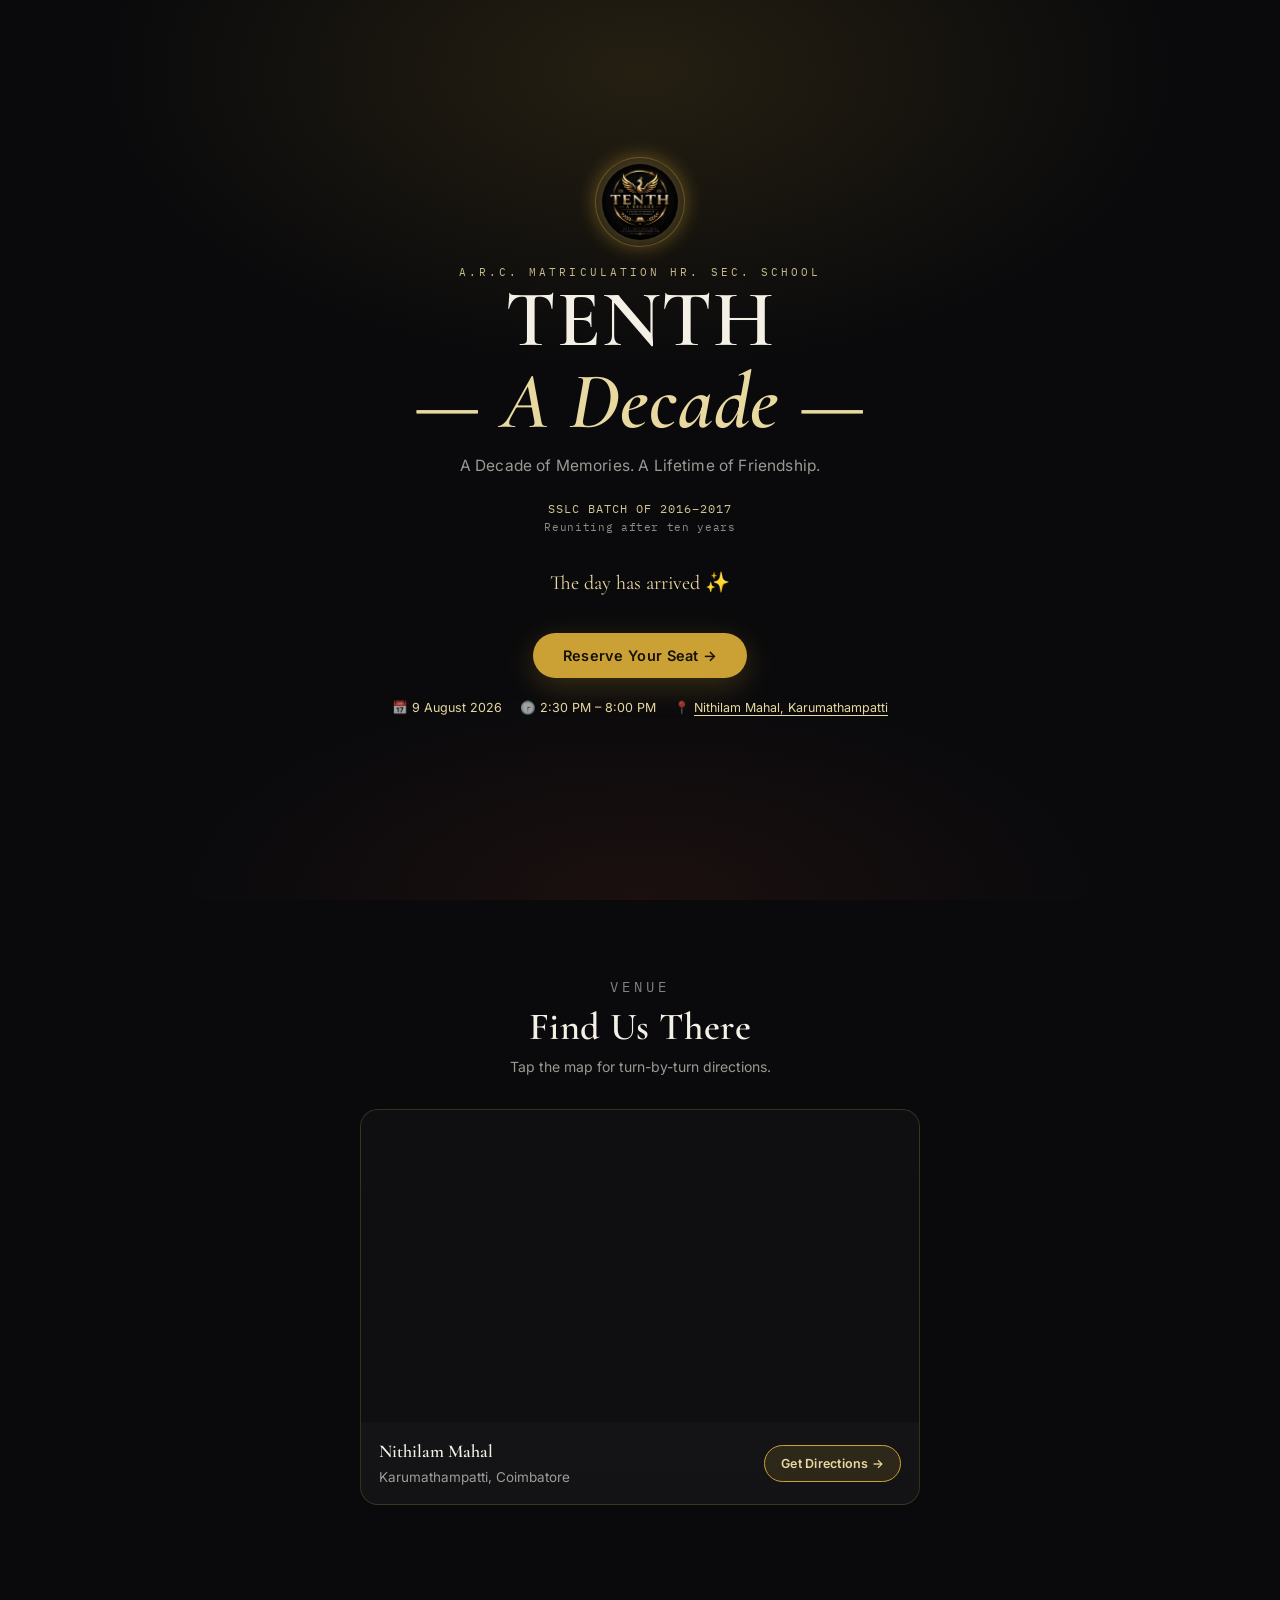
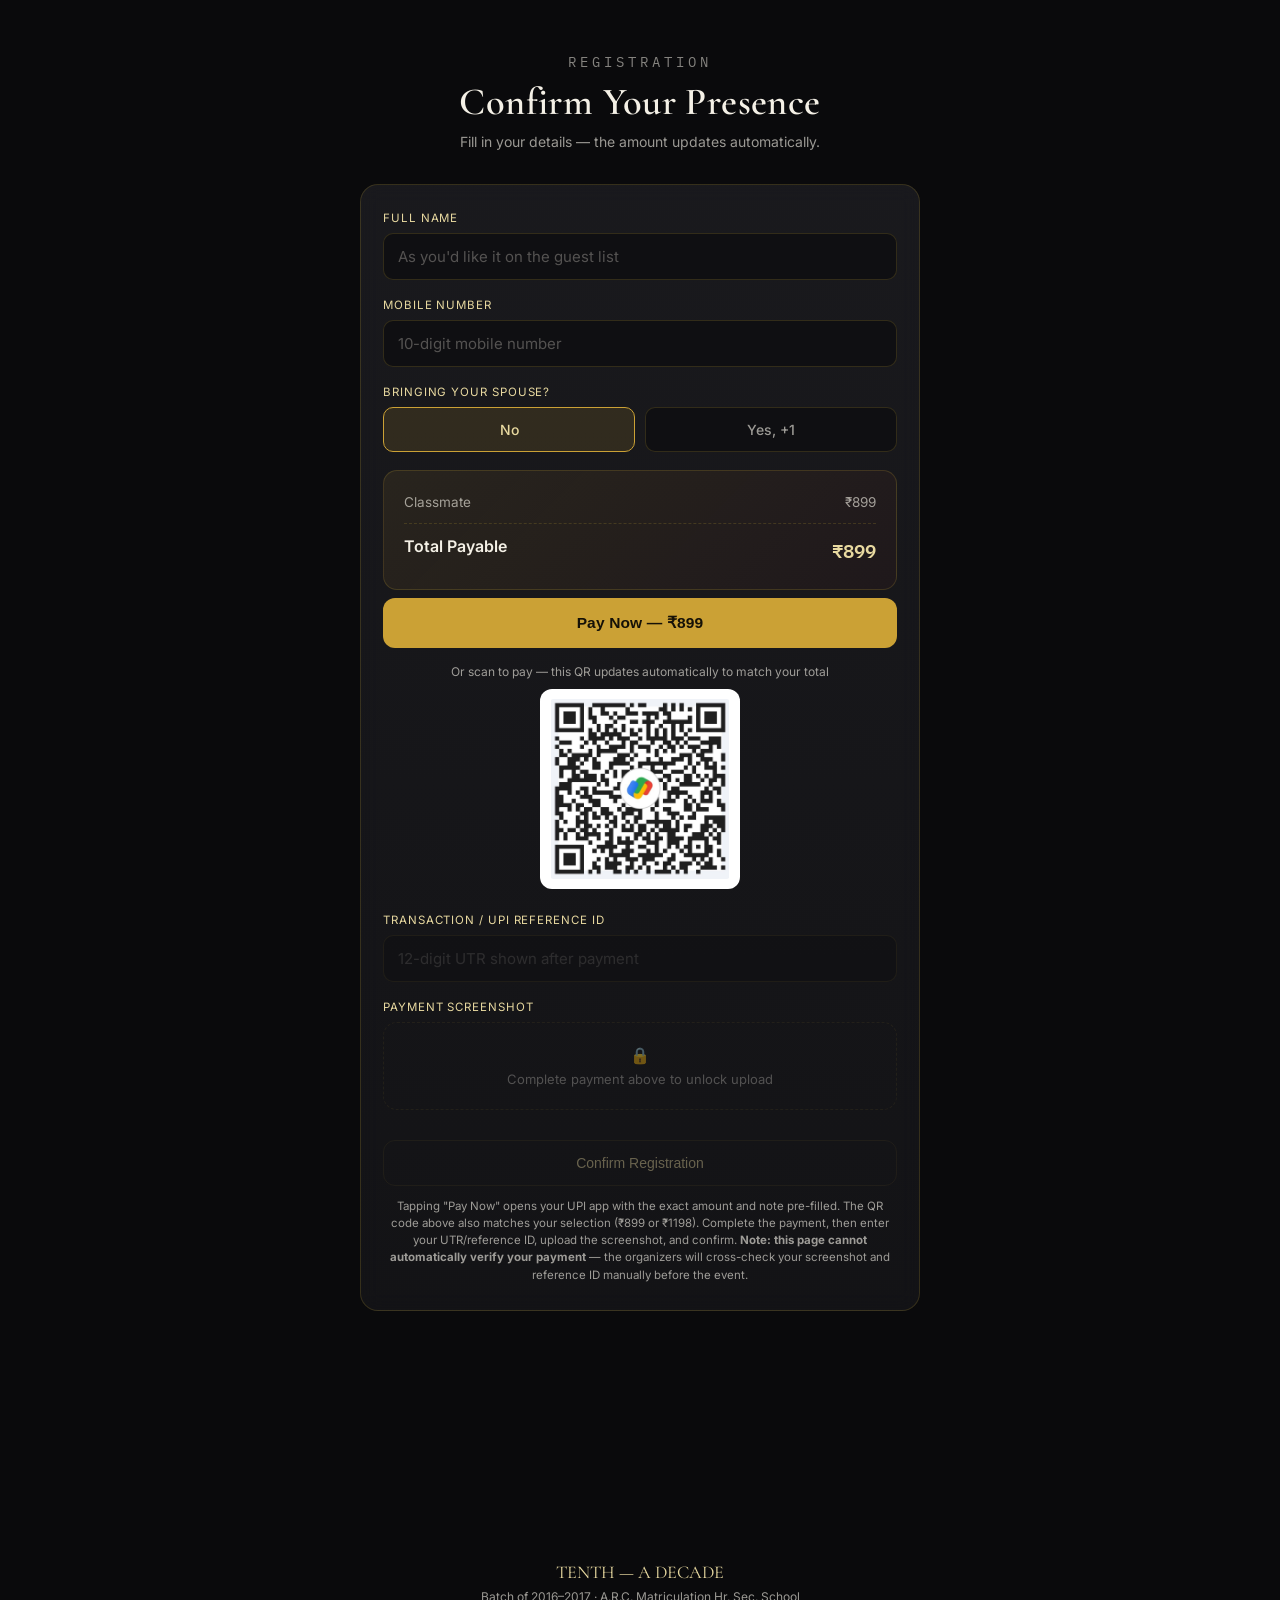
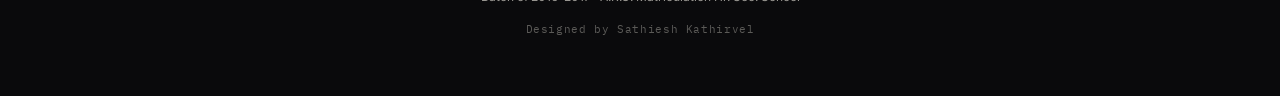
<file: index.html>
<!DOCTYPE html>
<html lang="en">
<head>
<meta charset="UTF-8">
<meta name="viewport" content="width=device-width, initial-scale=1.0">
<title>TENTH — A DECADE | ARC Matric Batch 2016–17 Reunion</title>
<link rel="preconnect" href="https://fonts.googleapis.com">
<link rel="preconnect" href="https://fonts.gstatic.com" crossorigin>
<link href="https://fonts.googleapis.com/css2?family=Cormorant+Garamond:ital,wght@0,400;0,500;0,600;1,500&family=Inter:wght@400;500;600&family=IBM+Plex+Mono:wght@400;500&display=swap" rel="stylesheet">
<style>
  :root{
    --ink:#0A0A0C;
    --panel:#141417;
    --panel-2:#1B1B1F;
    --line: rgba(212,175,55,0.18);
    --gold:#CBA135;
    --gold-light:#E8D9A0;
    --ember:#B4432A;
    --ivory:#F4F0E6;
    --ivory-dim: rgba(244,240,230,0.62);
    --radius: 18px;
  }
  *{box-sizing:border-box; margin:0; padding:0;}
  html{scroll-behavior:smooth;}
  body{
    background:var(--ink);
    color:var(--ivory);
    font-family:'Inter', sans-serif;
    overflow-x:hidden;
    -webkit-font-smoothing:antialiased;
  }
  ::selection{ background:var(--gold); color:#0A0A0C; }

  .eyebrow{
    font-family:'IBM Plex Mono', monospace;
    font-size:11px;
    letter-spacing:0.28em;
    text-transform:uppercase;
    color:var(--gold-light);
    opacity:0.85;
  }

  h1,h2,h3{ font-family:'Cormorant Garamond', serif; font-weight:600; letter-spacing:0.01em; }

  /* ---------------- HERO ---------------- */
  .hero{
    position:relative;
    min-height:100svh;
    display:flex;
    flex-direction:column;
    align-items:center;
    justify-content:center;
    text-align:center;
    padding:32px 20px 60px;
    overflow:hidden;
  }
  .hero::before{
    content:"";
    position:absolute;
    inset:0;
    background:
      radial-gradient(ellipse 70% 55% at 50% 8%, rgba(203,161,53,0.14), transparent 60%),
      radial-gradient(ellipse 60% 40% at 50% 100%, rgba(180,67,42,0.10), transparent 60%);
    pointer-events:none;
  }
  .hero-logo,
  .phoenix-mark{
    position: relative;
    display: flex;
    justify-content: center;
    align-items: center;
    width: 90px;
    height: 90px;
    margin: 0 auto 18px;
    z-index:1;
  }

  .hero-logo img,
  .phoenix-mark img{
      width: 100%;
      height: 100%;
      object-fit: contain;
      border-radius: 50%;
      padding: 6px;
      background: rgba(255,255,255,0.03);
      border: 1px solid rgba(203,161,53,0.35);
      box-shadow: 0 0 18px rgba(203,161,53,0.25);
      filter: drop-shadow(0 0 12px rgba(203,161,53,0.35));
  }

  .ember{
    position:absolute;
    bottom:-10px;
    width:3px; height:3px;
    border-radius:50%;
    background:var(--gold-light);
    opacity:0;
    animation: rise 7s linear infinite;
    pointer-events:none;
  }
  @keyframes rise{
    0%{ transform:translateY(0) translateX(0); opacity:0; }
    10%{ opacity:0.8; }
    90%{ opacity:0.3; }
    100%{ transform:translateY(-90vh) translateX(var(--drift,20px)); opacity:0; }
  }

  .hero-title{
    font-size: clamp(2.6rem, 9vw, 5rem);
    line-height:1.02;
    color:var(--ivory);
    z-index:1;
  }
  .hero-title em{
    font-style: italic;
    color:var(--gold-light);
  }
  .hero-sub{
    margin-top:14px;
    max-width:460px;
    font-size:15.5px;
    color:var(--ivory-dim);
    z-index:1;
    letter-spacing:0.01em;
  }
  .hero-school{
    margin-top:26px;
    font-family:'IBM Plex Mono', monospace;
    font-size:12px;
    letter-spacing:0.08em;
    color:var(--gold-light);
    opacity:0.9;
    z-index:1;
  }
  .hero-school span{ display:block; color:var(--ivory-dim); font-size:11px; margin-top:4px; letter-spacing:0.06em;}

  /* countdown */
  .countdown{
    z-index:1;
    display:flex;
    gap:10px;
    margin-top:36px;
    flex-wrap:wrap;
    justify-content:center;
  }
  .cd-unit{
    background:linear-gradient(180deg, var(--panel), var(--panel-2));
    border:1px solid var(--line);
    border-radius:14px;
    padding:14px 16px;
    min-width:72px;
    text-align:center;
    backdrop-filter: blur(6px);
  }
  .cd-num{
    font-family:'IBM Plex Mono', monospace;
    font-size:26px;
    font-weight:500;
    color:var(--gold-light);
  }
  .cd-label{
    font-size:9.5px;
    letter-spacing:0.14em;
    text-transform:uppercase;
    color:var(--ivory-dim);
    margin-top:4px;
  }

  .hero-cta{
    z-index:1;
    margin-top:38px;
    display:inline-flex;
    align-items:center;
    gap:10px;
    background:var(--gold);
    color:#151107;
    font-weight:600;
    font-size:14.5px;
    letter-spacing:0.02em;
    padding:14px 30px;
    border-radius:100px;
    text-decoration:none;
    box-shadow:0 8px 30px rgba(203,161,53,0.25);
    transition:transform .25s ease, box-shadow .25s ease;
  }
  .hero-cta:active{ transform:scale(0.97); }

  .venue-strip{
    z-index:1;
    margin-top:22px;
    display:flex;
    gap:18px;
    flex-wrap:wrap;
    justify-content:center;
    font-size:12.5px;
    color:var(--ivory-dim);
  }
  .venue-strip span{ color:var(--gold-light); }
  .venue-strip a.location-link{
    color:var(--gold-light);
    text-decoration:underline;
    text-underline-offset:3px;
  }

  /* ---------------- MAP PREVIEW ---------------- */
  .map-card{
    background:linear-gradient(180deg, rgba(27,27,31,0.9), rgba(20,20,23,0.9));
    border:1px solid var(--line);
    border-radius:var(--radius);
    overflow:hidden;
  }
  .map-frame-wrap{
    position:relative;
    width:100%;
    padding-top:56%;
    background:#0F0F12;
  }
  .map-frame-wrap iframe{
    position:absolute;
    inset:0;
    width:100%;
    height:100%;
    border:0;
    filter:grayscale(0.15) contrast(1.05);
  }
  .map-meta{
    display:flex;
    align-items:center;
    justify-content:space-between;
    gap:12px;
    padding:16px 18px;
    flex-wrap:wrap;
  }
  .map-meta .addr{
    font-size:13.5px;
    color:var(--ivory-dim);
    line-height:1.5;
  }
  .map-meta .addr strong{
    display:block;
    color:var(--ivory);
    font-family:'Cormorant Garamond', serif;
    font-size:18px;
    font-weight:600;
    margin-bottom:2px;
  }
  .map-directions{
    flex-shrink:0;
    display:inline-flex;
    align-items:center;
    gap:6px;
    background:rgba(203,161,53,0.14);
    border:1px solid var(--gold);
    color:var(--gold-light);
    font-size:12.5px;
    font-weight:600;
    letter-spacing:0.02em;
    padding:10px 16px;
    border-radius:100px;
    text-decoration:none;
    white-space:nowrap;
    transition:transform .2s ease;
  }
  .map-directions:active{ transform:scale(0.96); }

  /* ---------------- SECTION SHARED ---------------- */
  section{ padding:70px 20px; position:relative; }
  .section-inner{ max-width:520px; margin:0 auto; }
  .section-head{ text-align:center; margin-bottom:34px; }
  .section-head h2{ font-size:clamp(1.8rem,6vw,2.4rem); margin-top:8px; }
  .section-head p{ color:var(--ivory-dim); font-size:14px; margin-top:8px; }

  .divider{
    width:1px; height:50px;
    background:linear-gradient(var(--gold), transparent);
    margin:0 auto;
    opacity:0.5;
  }

  /* ---------------- REGISTRATION ---------------- */
  .card{
    background:linear-gradient(180deg, rgba(27,27,31,0.9), rgba(20,20,23,0.9));
    border:1px solid var(--line);
    border-radius:var(--radius);
    padding:26px 22px;
    backdrop-filter: blur(10px);
  }
  .field{ margin-bottom:18px; }
  .field label{
    display:block;
    font-size:11.5px;
    letter-spacing:0.08em;
    text-transform:uppercase;
    color:var(--gold-light);
    margin-bottom:8px;
  }
  .field input[type="text"],
  .field input[type="tel"]{
    width:100%;
    background:#0F0F12;
    border:1px solid var(--line);
    border-radius:10px;
    padding:13px 14px;
    color:var(--ivory);
    font-size:15px;
    font-family:'Inter',sans-serif;
    outline:none;
    transition:border-color .2s ease;
  }
  .field input:focus{ border-color:var(--gold); }
  .field input::placeholder{ color:rgba(244,240,230,0.3); }
  .field input:disabled{ opacity:0.4; }

  .toggle-row{
    display:flex;
    gap:10px;
  }
  .toggle-btn{
    flex:1;
    text-align:center;
    padding:13px 10px;
    border-radius:10px;
    border:1px solid var(--line);
    background:#0F0F12;
    color:var(--ivory-dim);
    font-size:14px;
    font-weight:500;
    cursor:pointer;
    transition:all .2s ease;
  }
  .toggle-btn.active{
    background:rgba(203,161,53,0.14);
    border-color:var(--gold);
    color:var(--gold-light);
  }

  .amount-box{
    margin-top:6px;
    border-radius:14px;
    border:1px solid var(--line);
    background: linear-gradient(135deg, rgba(203,161,53,0.10), rgba(180,67,42,0.06));
    padding:18px 20px;
  }
  .amount-row{
    display:flex;
    justify-content:space-between;
    font-size:13.5px;
    color:var(--ivory-dim);
    padding:5px 0;
  }
  .amount-row.total{
    margin-top:8px;
    padding-top:12px;
    border-top:1px dashed var(--line);
    font-size:16px;
    color:var(--ivory);
    font-weight:600;
  }
  .amount-row.total .val{
    font-family:'IBM Plex Mono', monospace;
    color:var(--gold-light);
    font-size:19px;
  }

  .qr-wrap{
    text-align:center;
    margin-top:16px;
  }
  .qr-wrap p{
    font-size:12px;
    color:var(--ivory-dim);
    margin-bottom:10px;
  }
  #qrCode{
    display:inline-block;
    background:#fff;
    padding:10px;
    border-radius:12px;
    line-height:0;
  }
  #qrCode img{
    display:block;
    width:180px;
    height:180px;
    object-fit:contain;
    border-radius:4px;
  }

  .upload-box{
    border:1.5px dashed var(--line);
    border-radius:14px;
    padding:22px 16px;
    text-align:center;
    cursor:pointer;
    transition:border-color .2s ease, opacity .2s ease;
  }
  .upload-box:hover{ border-color:var(--gold); }
  .upload-box p{ font-size:13px; color:var(--ivory-dim); margin-top:6px;}
  .upload-box.has-file{ border-color:var(--gold); }
  .upload-box.locked{
    cursor:not-allowed;
    opacity:0.45;
  }
  .upload-box.locked:hover{ border-color:var(--line); }
  #screenshotPreview{ max-width:100%; border-radius:10px; margin-top:12px; display:none; }

  .pay-btn{
    width:100%;
    margin-top:8px;
    background:var(--gold);
    color:#151107;
    border:none;
    padding:16px;
    border-radius:12px;
    font-size:15.5px;
    font-weight:600;
    letter-spacing:0.01em;
    cursor:pointer;
    transition:transform .2s ease;
  }
  .pay-btn:active{ transform:scale(0.98); }
  .pay-btn:disabled{ opacity:0.4; }

  .confirm-btn{
    width:100%;
    margin-top:12px;
    background:transparent;
    color:var(--gold-light);
    border:1px solid var(--line);
    padding:14px;
    border-radius:12px;
    font-size:14px;
    font-weight:500;
    cursor:pointer;
  }
  .confirm-btn:disabled{ opacity:0.4; cursor:not-allowed; }

  .helper-text{ font-size:11.5px; color:var(--ivory-dim); text-align:center; margin-top:12px; line-height:1.5; }

  /* ---------------- CONFIRMATION ---------------- */
  .confirm-screen{
    display:none;
    text-align:center;
    padding:50px 24px;
  }
  .confirm-screen.show{ display:block; }
  .check-mark{
    width:64px; height:64px;
    border-radius:50%;
    border:1px solid var(--gold);
    display:flex; align-items:center; justify-content:center;
    margin:0 auto 22px;
    font-size:28px;
    color:var(--gold-light);
  }
  .confirm-screen h2{ font-size:2rem; }
  .confirm-screen .msg{ color:var(--ivory-dim); margin-top:10px; font-size:14.5px; }
  .confirm-detail{
    margin-top:26px;
    font-family:'Cormorant Garamond', serif;
    font-style:italic;
    font-size:20px;
    color:var(--gold-light);
    line-height:1.6;
  }

  /* ---------------- FOOTER ---------------- */
  footer{
    text-align:center;
    padding:40px 20px 60px;
    color:var(--ivory-dim);
    font-size:12px;
  }
  footer .logo-word{ font-family:'Cormorant Garamond', serif; font-size:18px; color:var(--gold-light); margin-bottom:6px; }
  footer .credit{
    margin-top:18px;
    font-family:'IBM Plex Mono', monospace;
    font-size:10.5px;
    letter-spacing:0.06em;
    color:rgba(244,240,230,0.35);
  }

  @media (min-width:600px){
    .section-inner{ max-width:560px; }
  }
</style>
</head>
<body>

<div id="emberField"></div>

<!-- ================= HERO ================= -->
<section class="hero">
  <div class="hero-logo">
      <img src="./tenthadecade.jpeg" alt="Tenth-a-Decade Logo">
  </div>

  <p class="eyebrow">A.R.C. Matriculation Hr. Sec. School</p>
  <h1 class="hero-title">TENTH<br><em>— A Decade —</em></h1>
  <p class="hero-sub">A Decade of Memories. A Lifetime of Friendship.</p>

  <div class="hero-school">
    SSLC BATCH OF 2016–2017
    <span>Reuniting after ten years</span>
  </div>

  <div class="countdown" id="countdown">
    <div class="cd-unit"><div class="cd-num" id="cd-days">00</div><div class="cd-label">Days</div></div>
    <div class="cd-unit"><div class="cd-num" id="cd-hours">00</div><div class="cd-label">Hrs</div></div>
    <div class="cd-unit"><div class="cd-num" id="cd-mins">00</div><div class="cd-label">Min</div></div>
    <div class="cd-unit"><div class="cd-num" id="cd-secs">00</div><div class="cd-label">Sec</div></div>
  </div>

  <a href="#register" class="hero-cta">Reserve Your Seat →</a>

  <div class="venue-strip">
    <div>📅 <span>9 August 2026</span></div>
    <div>🕝 <span>2:30 PM – 8:00 PM</span></div>
    <div>
    📍
    <a href="https://maps.app.goo.gl/WjRJU4dze1deRGsG7"
       target="_blank"
       rel="noopener noreferrer"
       class="location-link">
      Nithilam Mahal, Karumathampatti
    </a>
  </div>
  </div>
</section>

<!-- ================= VENUE / MAP ================= -->
<section id="venue">
  <div class="section-inner">
    <div class="section-head">
      <p class="eyebrow">Venue</p>
      <h2>Find Us There</h2>
      <p>Tap the map for turn-by-turn directions.</p>
    </div>

    <div class="map-card">
      <a href="https://maps.app.goo.gl/WjRJU4dze1deRGsG7" target="_blank" rel="noopener noreferrer">
        <div class="map-frame-wrap">
          <iframe
            src="https://www.google.com/maps?q=Nithilam+Mahal,+Karumathampatti,+Coimbatore&output=embed"
            loading="lazy"
            referrerpolicy="no-referrer-when-downgrade"
            allowfullscreen>
          </iframe>
        </div>
      </a>
      <div class="map-meta">
        <div class="addr">
          <strong>Nithilam Mahal</strong>
          Karumathampatti, Coimbatore
        </div>
        <a class="map-directions" href="https://maps.app.goo.gl/WjRJU4dze1deRGsG7" target="_blank" rel="noopener noreferrer">
          Get Directions →
        </a>
      </div>
    </div>
  </div>
</section>

<!-- ================= REGISTRATION ================= -->
<section id="register">
  <div class="section-inner">
    <div class="section-head">
      <p class="eyebrow">Registration</p>
      <h2>Confirm Your Presence</h2>
      <p>Fill in your details — the amount updates automatically.</p>
    </div>

    <div class="card" id="formCard">
      <div class="field">
        <label>Full Name</label>
        <input type="text" id="fullName" placeholder="As you'd like it on the guest list">
      </div>

      <div class="field">
        <label>Mobile Number</label>
        <input type="tel" id="mobile" placeholder="10-digit mobile number" maxlength="10">
      </div>

      <div class="field">
        <label>Bringing Your Spouse?</label>
        <div class="toggle-row">
          <div class="toggle-btn active" id="spouseNo" onclick="setSpouse(false)">No</div>
          <div class="toggle-btn" id="spouseYes" onclick="setSpouse(true)">Yes, +1</div>
        </div>
      </div>

      <div class="amount-box">
        <div class="amount-row"><span>Classmate</span><span>₹899</span></div>
        <div class="amount-row" id="spouseRow" style="display:none;"><span>With Spouse</span><span>₹1198</span></div>
        <div class="amount-row total"><span>Total Payable</span><span class="val" id="totalAmt">₹899</span></div>
      </div>

      <button class="pay-btn" id="payBtn" onclick="payNow()">Pay Now — ₹899</button>

      <div class="qr-wrap">
        <p>Or scan to pay — this QR updates automatically to match your total</p>
        <div id="qrCode"><img id="qrImage" src="./qr.jfif" alt="UPI QR Code"></div>
      </div>

      <div class="field" style="margin-top:20px;">
        <label>Transaction / UPI Reference ID</label>
        <input type="text" id="utrId" placeholder="12-digit UTR shown after payment" maxlength="30" disabled>
      </div>

      <div class="field">
        <label>Payment Screenshot</label>
        <div class="upload-box locked" id="uploadBox" onclick="handleUploadBoxClick()">
          <div id="uploadIcon">🔒</div>
          <p id="uploadText">Complete payment above to unlock upload</p>
          <img id="screenshotPreview">
        </div>
        <input type="file" id="fileInput" accept="image/*" style="display:none;" onchange="handleFile(event)">
      </div>

      <button class="confirm-btn" id="confirmBtn" onclick="confirmRegistration()" disabled>Confirm Registration</button>

      <p class="helper-text">Tapping "Pay Now" opens your UPI app with the exact amount and note pre-filled. The QR code above also matches your selection (₹899 or ₹1198). Complete the payment, then enter your UTR/reference ID, upload the screenshot, and confirm. <strong>Note: this page cannot automatically verify your payment</strong> — the organizers will cross-check your screenshot and reference ID manually before the event.</p>
    </div>
  </div>
</section>

<!-- ================= CONFIRMATION ================= -->
<section>
  <div class="confirm-screen" id="confirmScreen">
    <div class="check-mark">✓</div>
    <h2>Registration Successful</h2>
    <p class="msg">Thank you, <span id="confName">Friend</span>. Your spot is reserved pending payment verification.</p>
    <div class="confirm-detail">
      See you on 9 August 2026<br>at<br>Nithilam Mahal ❤️
    </div>
  </div>
</section>

<footer>
  <div class="logo-word">TENTH — A DECADE</div>
  Batch of 2016–2017 · A.R.C. Matriculation Hr. Sec. School
  <div class="credit">Designed by Sathiesh Kathirvel</div>
</footer>

<script>
document.addEventListener('DOMContentLoaded', function () {

  /* ---------- Embers ---------- */
  function spawnEmbers(){
    const hero = document.querySelector('.hero');
    if(!hero) return;
    for(let i=0;i<18;i++){
      const e = document.createElement('div');
      e.className='ember';
      e.style.left = Math.random()*100+'%';
      e.style.animationDelay = (Math.random()*7)+'s';
      e.style.setProperty('--drift', (Math.random()*40-20)+'px');
      hero.appendChild(e);
    }
  }
  spawnEmbers();

  /* ---------- Countdown ---------- */
  const eventDate = new Date('2026-08-09T14:30:00+05:30').getTime();

  const cdDays = document.getElementById('cd-days');
  const cdHours = document.getElementById('cd-hours');
  const cdMins = document.getElementById('cd-mins');
  const cdSecs = document.getElementById('cd-secs');
  const cdBox = document.getElementById('countdown');

  function updateCountdown(){
    const now = new Date().getTime();
    const dist = eventDate - now;

    if(dist <= 0){
      if(cdBox){
        cdBox.innerHTML = '<p style="color:var(--gold-light);font-family:Cormorant Garamond,serif;font-size:20px;">The day has arrived ✨</p>';
      }
      clearInterval(countdownTimer);
      return;
    }

    const d = Math.floor(dist/(1000*60*60*24));
    const h = Math.floor((dist%(1000*60*60*24))/(1000*60*60));
    const m = Math.floor((dist%(1000*60*60))/(1000*60));
    const s = Math.floor((dist%(1000*60))/1000);

    if(cdDays) cdDays.textContent = String(d).padStart(2,'0');
    if(cdHours) cdHours.textContent = String(h).padStart(2,'0');
    if(cdMins) cdMins.textContent = String(m).padStart(2,'0');
    if(cdSecs) cdSecs.textContent = String(s).padStart(2,'0');
  }

  updateCountdown();
  const countdownTimer = setInterval(updateCountdown, 1000);

  /* ---------- Amount Logic ---------- */
  let spouseIncluded = false;
  const AMOUNT_SOLO = 899;
  const AMOUNT_WITH_SPOUSE = 1198;
  const QR_SOLO = './qr.jfif';
  const QR_WITH_SPOUSE = './qr1299.jfif';

  function getTotal(){
    return spouseIncluded ? AMOUNT_WITH_SPOUSE : AMOUNT_SOLO;
  }

  window.setSpouse = function(val){
    spouseIncluded = val;
    document.getElementById('spouseYes').classList.toggle('active', val);
    document.getElementById('spouseNo').classList.toggle('active', !val);
    document.getElementById('spouseRow').style.display = val ? 'flex' : 'none';
    const total = getTotal();
    document.getElementById('totalAmt').textContent = '₹'+total;
    document.getElementById('payBtn').textContent = 'Pay Now — ₹'+total;
    const qrImg = document.getElementById('qrImage');
    if(qrImg) qrImg.src = val ? QR_WITH_SPOUSE : QR_SOLO;
  };

  /* ---------- UPI Payment ---------- */
  const UPI_ID = "sathieshkathirvel@oksbi";
  const PAYEE_NAME = "TENTHADECADE";

  // Google Apps Script Web App URL that saves registrations to the Sheet.
  const SCRIPT_URL = 'https://script.google.com/macros/s/AKfycbwi-TI6xLNuJ3Sn9A6_Z1d3ymnQA5BFe5lSwvxssVaKon2wfahWb1aRT_-dx2NTRDVY/exec';

  let paymentInitiated = false;
  let fileUploaded = false;
  let screenshotDataUrl = "";

  window.payNow = function(){
    const name = document.getElementById('fullName').value.trim();
    const mobile = document.getElementById('mobile').value.trim();
    if(!name || mobile.length < 10){
      alert('Please enter your full name and a valid 10-digit mobile number first.');
      return;
    }
    const total = getTotal();
    const note = encodeURIComponent("TENTH A DECADE");
    const payeeName = encodeURIComponent(PAYEE_NAME);
    const txnRef = "TAD" + Date.now();
    const upiLink = `upi://pay?pa=${UPI_ID}&pn=${payeeName}&am=${total.toFixed(2)}&cu=INR&tn=${note}&tr=${txnRef}`;
    window.location.href = upiLink;
    unlockAfterPayment();
  };

  function unlockAfterPayment(){
    paymentInitiated = true;
    document.getElementById('utrId').disabled = false;
    const box = document.getElementById('uploadBox');
    box.classList.remove('locked');
    document.getElementById('uploadIcon').textContent = '📤';
    document.getElementById('uploadText').textContent = 'Tap to upload your payment screenshot';
  }

  window.handleUploadBoxClick = function(){
    if(!paymentInitiated){
      alert('Please complete the payment (or scan the QR) first — this unlocks the upload option.');
      return;
    }
    document.getElementById('fileInput').click();
  };

  /* ---------- Screenshot Upload ---------- */
  window.handleFile = function(evt){
    const file = evt.target.files[0];
    if(!file) return;
    const reader = new FileReader();
    reader.onload = function(e){
      screenshotDataUrl = e.target.result;
      const preview = document.getElementById('screenshotPreview');
      preview.src = screenshotDataUrl;
      preview.style.display = 'block';
      document.getElementById('uploadIcon').textContent = '✅';
      document.getElementById('uploadText').textContent = 'Screenshot attached — tap to change';
      document.getElementById('uploadBox').classList.add('has-file');
      fileUploaded = true;
      document.getElementById('confirmBtn').disabled = false;
    };
    reader.readAsDataURL(file);
  };

  /* ---------- Confirm & Save to Google Sheet ---------- */
  window.confirmRegistration = function(){
    const name = document.getElementById('fullName').value.trim() || 'Friend';
    const mobile = document.getElementById('mobile').value.trim();
    const utr = document.getElementById('utrId').value.trim();
    const total = getTotal();

    const payload = {
      name: name,
      phone: mobile,
      spouse: spouseIncluded,
      amount: total,
      utr: utr,
      screenshot: screenshotDataUrl
    };

    fetch(SCRIPT_URL, {
      method: 'POST',
      body: JSON.stringify(payload)
    }).catch(function(err){
      console.log('Save error (registration still shown as complete):', err);
    });

    document.getElementById('confName').textContent = name;
    document.getElementById('formCard').style.display = 'none';
    document.querySelector('#register .section-head').style.display = 'none';
    document.getElementById('confirmScreen').classList.add('show');
    window.scrollTo({top: document.getElementById('confirmScreen').offsetTop - 40, behavior:'smooth'});
  };

});
</script>

</body>
</html>
</file>
